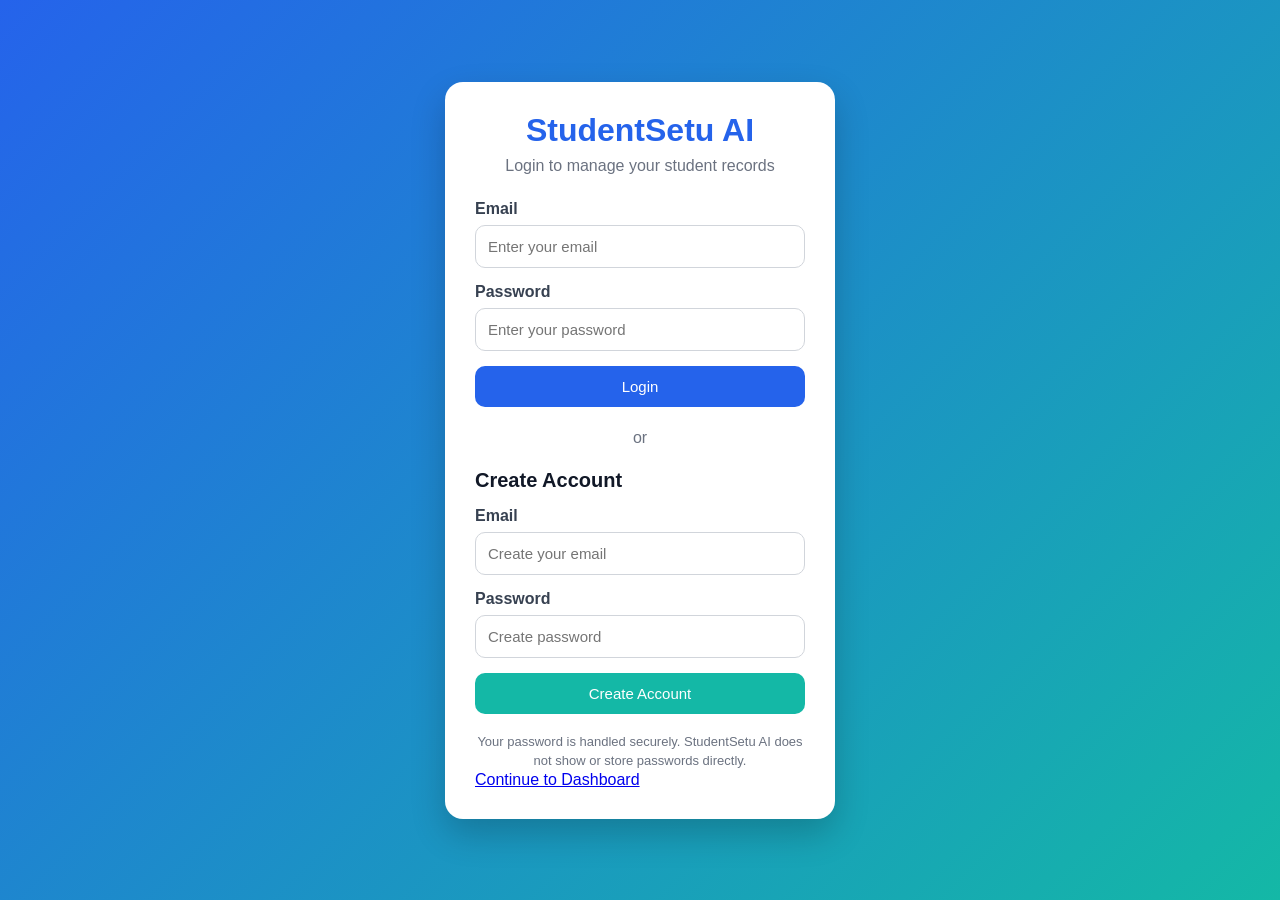
<file: index.html>
<!DOCTYPE html>
<html lang="en">
<head>
  <meta charset="UTF-8" />

  <meta name="viewport" content="width=device-width, initial-scale=1.0" />

  <title>Login - StudentSetu AI</title>

  <link rel="stylesheet" href="auth.css" />
</head>
<body>

  <div class="auth-container">
    <div class="auth-card">

      <h1>StudentSetu AI</h1>
      <p class="subtitle">Login to manage your student records</p>

      <!-- Login Form -->
      <form id="loginForm">
        <div class="form-group">
          <label for="loginEmail">Email</label>
          <input
            type="email"
            id="loginEmail"
            placeholder="Enter your email"
            required
          />
        </div>

        <div class="form-group">
          <label for="loginPassword">Password</label>
          <input
            type="password"
            id="loginPassword"
            placeholder="Enter your password"
            required
          />
        </div>

        <button type="submit">Login</button>
      </form>

      <div class="divider">or</div>

      <!-- Signup Form -->
      <form id="signupForm">
        <h2>Create Account</h2>

        <div class="form-group">
          <label for="signupEmail">Email</label>
          <input
            type="email"
            id="signupEmail"
            placeholder="Create your email"
            required
          />
        </div>

        <div class="form-group">
          <label for="signupPassword">Password</label>
          <input
            type="password"
            id="signupPassword"
            placeholder="Create password"
            required
          />
        </div>

        <button type="submit" class="signup-btn">Create Account</button>
      </form>

      <p class="privacy-note">
        Your password is handled securely. StudentSetu AI does not show or store passwords directly.
      </p>

      <p class="back-link">
        <a href="dashboard.html">Continue to Dashboard</a>
      </p>

    </div>
  </div>
<script>
  const loginForm = document.getElementById("loginForm");
  const signupForm = document.getElementById("signupForm");

  loginForm.addEventListener("submit", function (event) {
    event.preventDefault();
    window.location.href = "dashboard.html";
  });

  signupForm.addEventListener("submit", function (event) {
    event.preventDefault();
    window.location.href = "dashboard.html";
  });
</script>
</body>
</html>
</file>
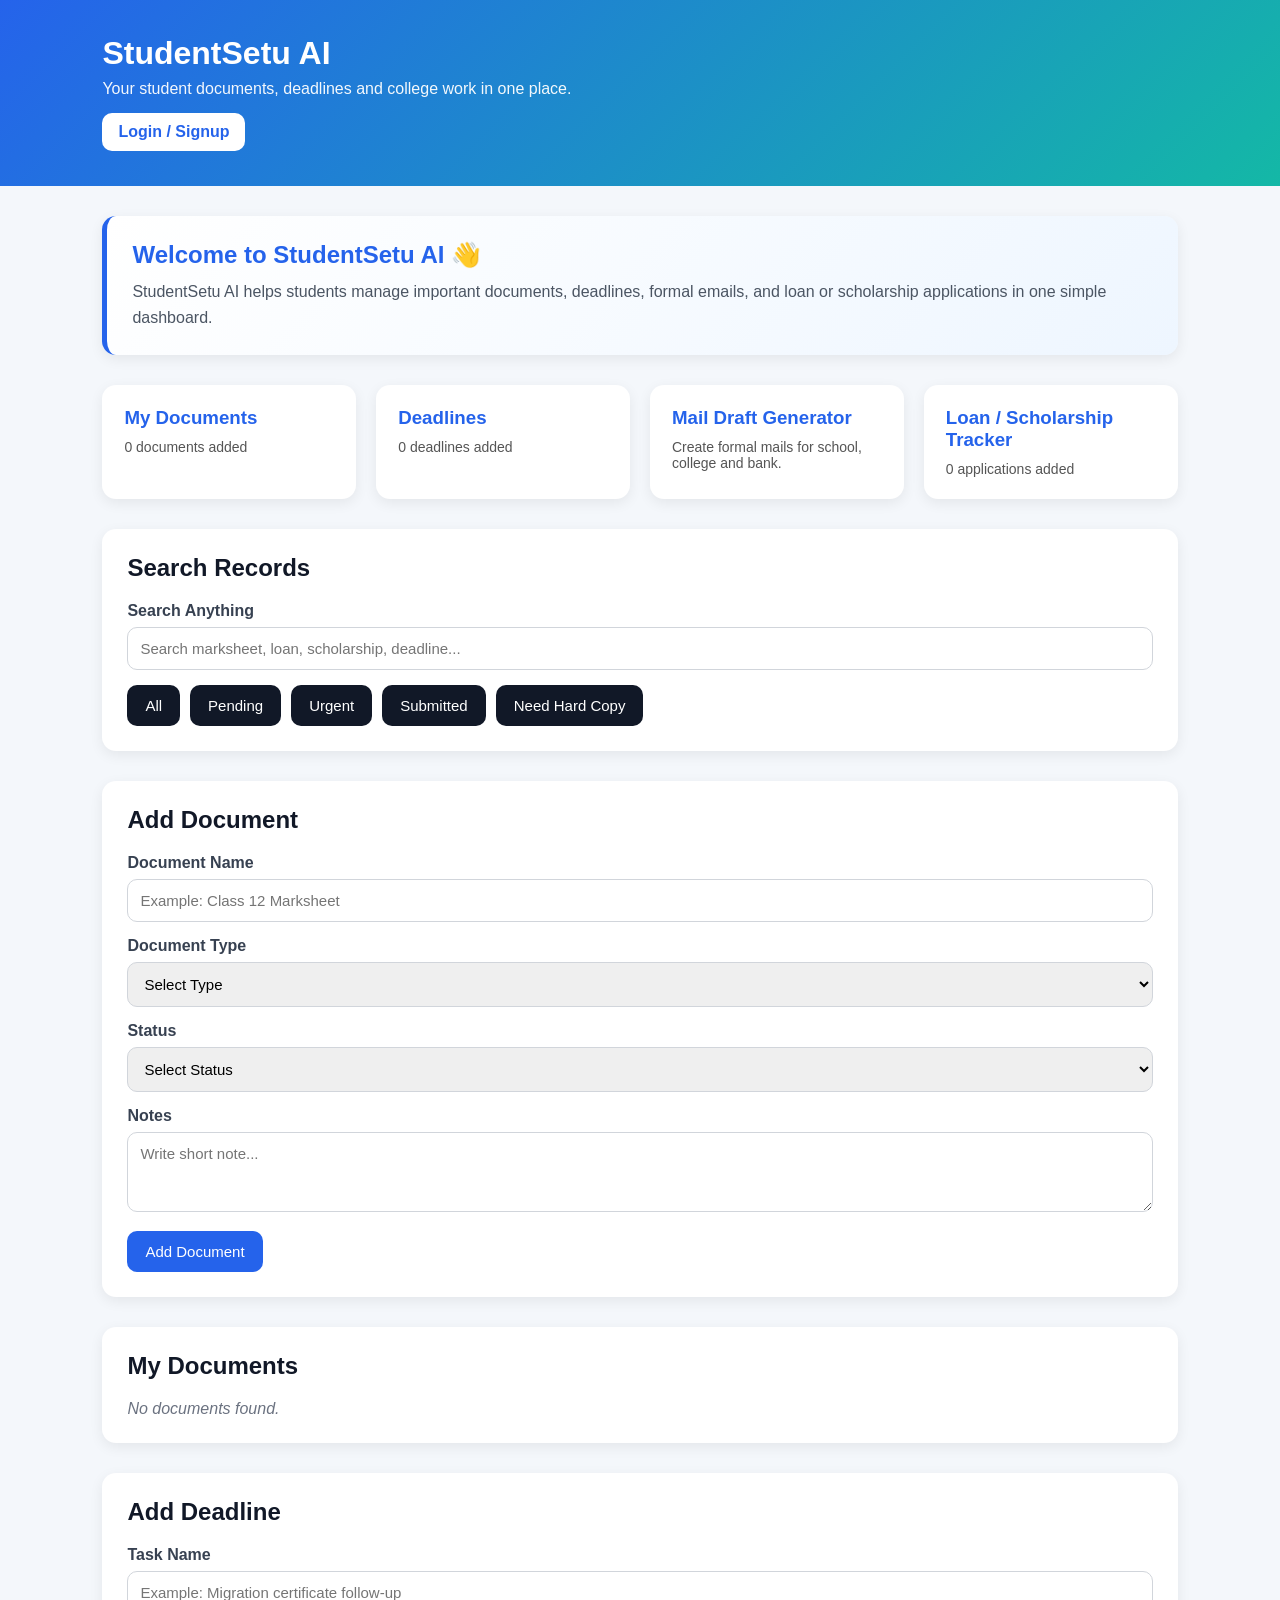
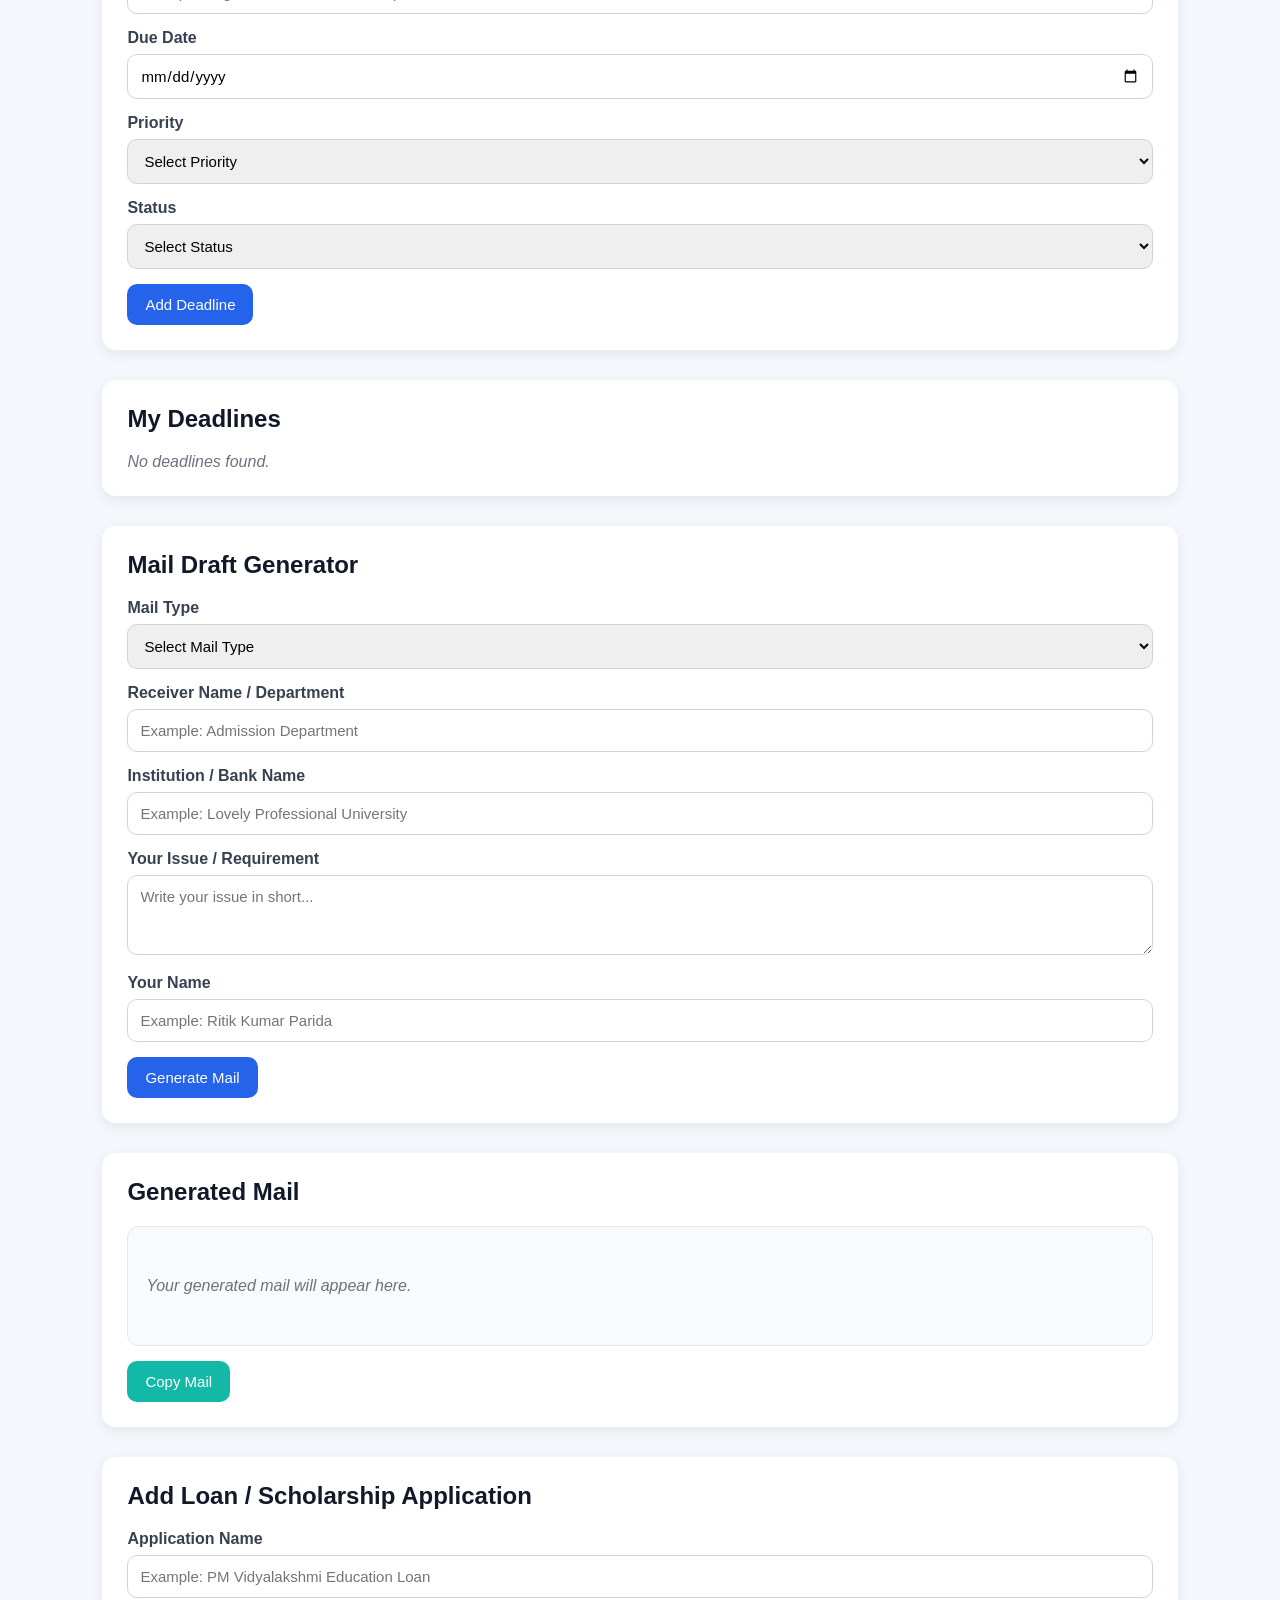
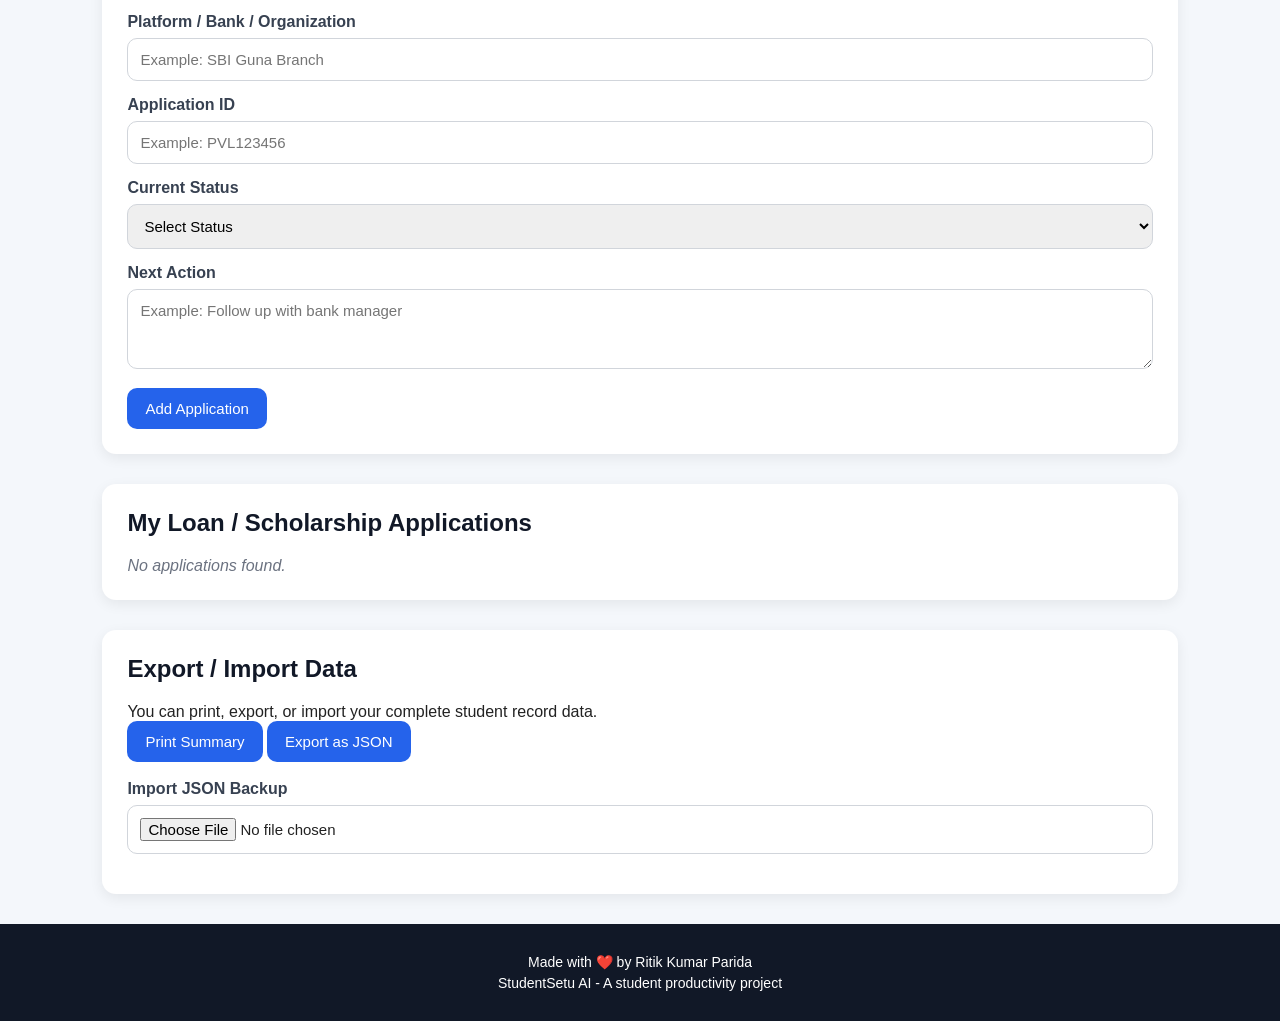
<file: dashboard.html>
<!DOCTYPE html>
<html lang="en">
<head>
  <meta charset="UTF-8" />

  <meta name="viewport" content="width=device-width, initial-scale=1.0" />

  <title>StudentSetu AI</title>

  <link rel="stylesheet" href="style.css" />
</head>
<body>

  <header class="header">
    <div>
      <h1>StudentSetu AI</h1>
      <p>Your student documents, deadlines and college work in one place.</p>

      <a href="login.html" class="login-link">Login / Signup</a>
    </div>
  </header>

  <main class="container">

    <!-- Intro Section -->
    <section class="section-box intro-box">
      <h2>Welcome to StudentSetu AI 👋</h2>
      <p>
        StudentSetu AI helps students manage important documents, deadlines,
        formal emails, and loan or scholarship applications in one simple dashboard.
      </p>
    </section>

    <!-- Dashboard Cards -->
    <section class="dashboard">
      <div class="card">
        <h3>My Documents</h3>
        <p id="docCount">0 documents added</p>
      </div>

      <div class="card">
        <h3>Deadlines</h3>
        <p id="deadlineCount">0 deadlines added</p>
      </div>

      <div class="card">
        <h3>Mail Draft Generator</h3>
        <p>Create formal mails for school, college and bank.</p>
      </div>

      <div class="card">
        <h3>Loan / Scholarship Tracker</h3>
        <p id="applicationCount">0 applications added</p>
      </div>
    </section>

    <!-- Search Section -->
    <section class="section-box">
      <h2>Search Records</h2>

      <div class="form-group">
        <label>Search Anything</label>
        <input
          type="text"
          id="searchInput"
          placeholder="Search marksheet, loan, scholarship, deadline..."
        />
      </div>

      <div class="filter-buttons">
        <button type="button" onclick="setFilter('all')">All</button>
        <button type="button" onclick="setFilter('pending')">Pending</button>
        <button type="button" onclick="setFilter('urgent')">Urgent</button>
        <button type="button" onclick="setFilter('submitted')">Submitted</button>
        <button type="button" onclick="setFilter('hardcopy')">Need Hard Copy</button>
      </div>
    </section>

    <!-- Add Document -->
    <section class="section-box">
      <h2>Add Document</h2>

      <form id="documentForm">
        <div class="form-group">
          <label>Document Name</label>
          <input
            type="text"
            id="docName"
            placeholder="Example: Class 12 Marksheet"
            required
          />
        </div>

        <div class="form-group">
          <label>Document Type</label>
          <select id="docType" required>
            <option value="">Select Type</option>
            <option value="Academic">Academic</option>
            <option value="Identity">Identity</option>
            <option value="Loan">Loan</option>
            <option value="Scholarship">Scholarship</option>
            <option value="Other">Other</option>
          </select>
        </div>

        <div class="form-group">
          <label>Status</label>
          <select id="docStatus" required>
            <option value="">Select Status</option>
            <option value="Available">Available</option>
            <option value="Applied">Applied</option>
            <option value="Pending">Pending</option>
            <option value="Submitted">Submitted</option>
            <option value="Need Hard Copy">Need Hard Copy</option>
          </select>
        </div>

        <div class="form-group">
          <label>Notes</label>
          <textarea
            id="docNotes"
            placeholder="Write short note..."
          ></textarea>
        </div>

        <button type="submit">Add Document</button>
      </form>
    </section>

    <!-- Document List -->
    <section class="section-box">
      <h2>My Documents</h2>

      <div id="documentList" class="document-list">
        <!-- Documents will show here -->
      </div>
    </section>

    <!-- Add Deadline -->
    <section class="section-box">
      <h2>Add Deadline</h2>

      <form id="deadlineForm">
        <div class="form-group">
          <label>Task Name</label>
          <input
            type="text"
            id="taskName"
            placeholder="Example: Migration certificate follow-up"
            required
          />
        </div>

        <div class="form-group">
          <label>Due Date</label>
          <input type="date" id="dueDate" required />
        </div>

        <div class="form-group">
          <label>Priority</label>
          <select id="priority" required>
            <option value="">Select Priority</option>
            <option value="Low">Low</option>
            <option value="Medium">Medium</option>
            <option value="High">High</option>
            <option value="Urgent">Urgent</option>
          </select>
        </div>

        <div class="form-group">
          <label>Status</label>
          <select id="taskStatus" required>
            <option value="">Select Status</option>
            <option value="Pending">Pending</option>
            <option value="In Progress">In Progress</option>
            <option value="Completed">Completed</option>
          </select>
        </div>

        <button type="submit">Add Deadline</button>
      </form>
    </section>

    <!-- Deadline List -->
    <section class="section-box">
      <h2>My Deadlines</h2>

      <div id="deadlineList" class="document-list">
        <!-- Deadlines will show here -->
      </div>
    </section>

    <!-- Mail Draft Generator -->
    <section class="section-box">
      <h2>Mail Draft Generator</h2>

      <form id="mailForm">
        <div class="form-group">
          <label>Mail Type</label>
          <select id="mailType" required>
            <option value="">Select Mail Type</option>
            <option value="migration">Migration Certificate Request</option>
            <option value="marksheet">Marksheet Update Request</option>
            <option value="loan">Education Loan Follow-up</option>
            <option value="scholarship">Scholarship Query</option>
            <option value="custom">Custom Mail</option>
          </select>
        </div>

        <div class="form-group">
          <label>Receiver Name / Department</label>
          <input
            type="text"
            id="receiverName"
            placeholder="Example: Admission Department"
            required
          />
        </div>

        <div class="form-group">
          <label>Institution / Bank Name</label>
          <input
            type="text"
            id="institutionName"
            placeholder="Example: Lovely Professional University"
            required
          />
        </div>

        <div class="form-group">
          <label>Your Issue / Requirement</label>
          <textarea
            id="mailIssue"
            placeholder="Write your issue in short..."
            required
          ></textarea>
        </div>

        <div class="form-group">
          <label>Your Name</label>
          <input
            type="text"
            id="studentName"
            placeholder="Example: Ritik Kumar Parida"
            required
          />
        </div>

        <button type="submit">Generate Mail</button>
      </form>
    </section>

    <!-- Generated Mail -->
    <section class="section-box">
      <h2>Generated Mail</h2>

      <div id="mailOutput" class="mail-output">
        <p class="empty-message">Your generated mail will appear here.</p>
      </div>

      <button type="button" id="copyMailBtn" class="copy-btn">Copy Mail</button>
    </section>

    <!-- Add Loan / Scholarship Application -->
    <section class="section-box">
      <h2>Add Loan / Scholarship Application</h2>

      <form id="applicationForm">
        <div class="form-group">
          <label>Application Name</label>
          <input
            type="text"
            id="appName"
            placeholder="Example: PM Vidyalakshmi Education Loan"
            required
          />
        </div>

        <div class="form-group">
          <label>Platform / Bank / Organization</label>
          <input
            type="text"
            id="appPlatform"
            placeholder="Example: SBI Guna Branch"
            required
          />
        </div>

        <div class="form-group">
          <label>Application ID</label>
          <input
            type="text"
            id="appId"
            placeholder="Example: PVL123456"
          />
        </div>

        <div class="form-group">
          <label>Current Status</label>
          <select id="appStatus" required>
            <option value="">Select Status</option>
            <option value="Applied">Applied</option>
            <option value="Under Review">Under Review</option>
            <option value="Verification Pending">Verification Pending</option>
            <option value="Approved">Approved</option>
            <option value="Rejected">Rejected</option>
            <option value="Need Follow-up">Need Follow-up</option>
          </select>
        </div>

        <div class="form-group">
          <label>Next Action</label>
          <textarea
            id="nextAction"
            placeholder="Example: Follow up with bank manager"
          ></textarea>
        </div>

        <button type="submit">Add Application</button>
      </form>
    </section>

    <!-- Application List -->
    <section class="section-box">
      <h2>My Loan / Scholarship Applications</h2>

      <div id="applicationList" class="document-list">
        <!-- Applications will show here -->
      </div>
    </section>

    <!-- Export / Import Data -->
    <section class="section-box">
      <h2>Export / Import Data</h2>
      <p>You can print, export, or import your complete student record data.</p>

      <button type="button" onclick="printSummary()">Print Summary</button>
      <button type="button" onclick="exportJSON()">Export as JSON</button>

      <div class="form-group import-box">
        <label>Import JSON Backup</label>
        <input type="file" id="importFile" accept=".json" />
      </div>
    </section>

  </main>

  <footer class="footer">
    <p>Made with ❤️ by Ritik Kumar Parida</p>
    <p>StudentSetu AI - A student productivity project</p>
  </footer>

  <script src="script.js"></script>
</body>
</html>
</file>
<file: auth.css>
* {
  margin: 0;
  padding: 0;
  box-sizing: border-box;
  font-family: Arial, sans-serif;
}

body {
  min-height: 100vh;
  background: linear-gradient(135deg, #2563eb, #14b8a6);
  display: flex;
  justify-content: center;
  align-items: center;
  color: #111827;
}

.auth-container {
  width: 100%;
  max-width: 430px;
  padding: 20px;
}

.auth-card {
  background: white;
  padding: 30px;
  border-radius: 18px;
  box-shadow: 0 15px 35px rgba(0, 0, 0, 0.2);
}

.auth-card h1 {
  text-align: center;
  color: #2563eb;
  margin-bottom: 8px;
}

.subtitle {
  text-align: center;
  color: #6b7280;
  margin-bottom: 25px;
}

.auth-card h2 {
  font-size: 20px;
  margin-bottom: 15px;
  color: #111827;
}

.form-group {
  margin-bottom: 15px;
}

label {
  display: block;
  margin-bottom: 7px;
  font-weight: bold;
  color: #374151;
}

input {
  width: 100%;
  padding: 12px;
  border: 1px solid #d1d5db;
  border-radius: 10px;
  font-size: 15px;
  outline: none;
}

input:focus {
  border-color: #2563eb;
}

button {
  width: 100%;
  background: #2563eb;
  color: white;
  border: none;
  padding: 12px;
  border-radius: 10px;
  cursor: pointer;
  font-size: 15px;
  transition: 0.3s;
}

button:hover {
  background: #1d4ed8;
}

.signup-btn {
  background: #14b8a6;
}

.signup-btn:hover {
  background: #0f766e;
}

.divider {
  text-align: center;
  margin: 22px 0;
  color: #6b7280;
  position: relative;
}

.privacy-note {
  margin-top: 18px;
  font-size: 13px;
  color: #6b7280;
  line-height: 1.5;
  text-align: center;
}
</file>
<file: style.css>
* {
  margin: 0;
  padding: 0;
  box-sizing: border-box;
  font-family: Arial, sans-serif;
}

body {
  background: #f4f7fb;
  color: #222;
}

.header {
  background: linear-gradient(135deg, #2563eb, #14b8a6);
  color: white;
  padding: 35px 8%;
}

.header h1 {
  font-size: 32px;
  margin-bottom: 8px;
}

.header p {
  font-size: 16px;
  opacity: 0.95;
}

.container {
  width: 84%;
  margin: 30px auto;
}

.dashboard {
  display: grid;
  grid-template-columns: repeat(4, 1fr);
  gap: 20px;
  margin-bottom: 30px;
}

.card {
  background: white;
  padding: 22px;
  border-radius: 14px;
  box-shadow: 0 4px 14px rgba(0, 0, 0, 0.07);
  transition: 0.3s;
}

.card:hover {
  transform: translateY(-5px);
}

.card h3 {
  margin-bottom: 10px;
  color: #2563eb;
}

.card p {
  color: #555;
  font-size: 14px;
}

.section-box {
  background: white;
  padding: 25px;
  border-radius: 14px;
  margin-bottom: 30px;
  box-shadow: 0 4px 14px rgba(0, 0, 0, 0.07);
}

.section-box h2 {
  margin-bottom: 20px;
  color: #111827;
}

.form-group {
  margin-bottom: 15px;
}

label {
  display: block;
  margin-bottom: 7px;
  font-weight: bold;
  color: #374151;
}

input,
select,
textarea {
  width: 100%;
  padding: 12px;
  border: 1px solid #d1d5db;
  border-radius: 10px;
  outline: none;
  font-size: 15px;
}

textarea {
  min-height: 80px;
  resize: vertical;
}

input:focus,
select:focus,
textarea:focus {
  border-color: #2563eb;
}

button {
  background: #2563eb;
  color: white;
  border: none;
  padding: 12px 18px;
  border-radius: 10px;
  cursor: pointer;
  font-size: 15px;
  transition: 0.3s;
}

button:hover {
  background: #1d4ed8;
}

.document-list {
  display: grid;
  gap: 15px;
}

.document-card {
  border: 1px solid #e5e7eb;
  padding: 18px;
  border-radius: 12px;
  background: #f9fafb;
}

.document-card h3 {
  margin-bottom: 8px;
  color: #111827;
}

.document-card p {
  margin-bottom: 6px;
  color: #4b5563;
}

.status {
  display: inline-block;
  padding: 5px 10px;
  border-radius: 50px;
  font-size: 13px;
  font-weight: bold;
  margin-top: 7px;
}

.status.Available {
  background: #dcfce7;
  color: #166534;
}

.status.Applied {
  background: #dbeafe;
  color: #1e40af;
}

.status.Pending {
  background: #fef3c7;
  color: #92400e;
}

.status.Submitted {
  background: #ede9fe;
  color: #5b21b6;
}

.status.Need-Hard-Copy {
  background: #fee2e2;
  color: #991b1b;
}

.delete-btn {
  margin-top: 12px;
  background: #ef4444;
}

.delete-btn:hover {
  background: #dc2626;
}

.empty-message {
  color: #6b7280;
  font-style: italic;
}

@media (max-width: 900px) {
  .dashboard {
    grid-template-columns: repeat(2, 1fr);
  }

  .container {
    width: 92%;
  }
}

@media (max-width: 600px) {
  .dashboard {
    grid-template-columns: 1fr;
  }

  .header h1 {
    font-size: 26px;
  }
}
.priority {
  display: inline-block;
  padding: 5px 10px;
  border-radius: 50px;
  font-size: 13px;
  font-weight: bold;
  margin-top: 7px;
  margin-right: 6px;
}

.priority.Low {
  background: #e0f2fe;
  color: #075985;
}

.priority.Medium {
  background: #fef9c3;
  color: #854d0e;
}

.priority.High {
  background: #fed7aa;
  color: #9a3412;
}

.priority.Urgent {
  background: #fee2e2;
  color: #991b1b;
}

.status.In-Progress {
  background: #dbeafe;
  color: #1e40af;
}

.status.Completed {
  background: #dcfce7;
  color: #166534;
}
.mail-output {
  background: #f9fafb;
  border: 1px solid #e5e7eb;
  padding: 18px;
  border-radius: 12px;
  line-height: 1.7;
  white-space: pre-line;
}

.copy-btn {
  margin-top: 15px;
  background: #14b8a6;
}

.copy-btn:hover {
  background: #0f766e;
}
.status.Under-Review {
  background: #dbeafe;
  color: #1e40af;
}

.status.Verification-Pending {
  background: #fef3c7;
  color: #92400e;
}

.status.Approved {
  background: #dcfce7;
  color: #166534;
}

.status.Rejected {
  background: #fee2e2;
  color: #991b1b;
}

.status.Need-Follow-up {
  background: #ffedd5;
  color: #9a3412;
}
.filter-buttons {
  display: flex;
  gap: 10px;
  flex-wrap: wrap;
}

.filter-buttons button {
  background: #111827;
}

.filter-buttons button:hover {
  background: #374151;
}
.intro-box {
  background: linear-gradient(135deg, #ffffff, #eef6ff);
  border-left: 5px solid #2563eb;
}

.intro-box h2 {
  color: #2563eb;
  margin-bottom: 10px;
}

.intro-box p {
  color: #4b5563;
  line-height: 1.6;
}
.footer {
  text-align: center;
  padding: 25px;
  background: #111827;
  color: white;
  margin-top: 30px;
}

.footer p {
  margin: 5px 0;
  font-size: 14px;
}
.import-box {
  margin-top: 18px;
}
.login-link {
  display: inline-block;
  margin-top: 15px;
  background: white;
  color: #2563eb;
  padding: 10px 16px;
  border-radius: 10px;
  text-decoration: none;
  font-weight: bold;
}

.login-link:hover {
  background: #f3f4f6;
}
</file>
